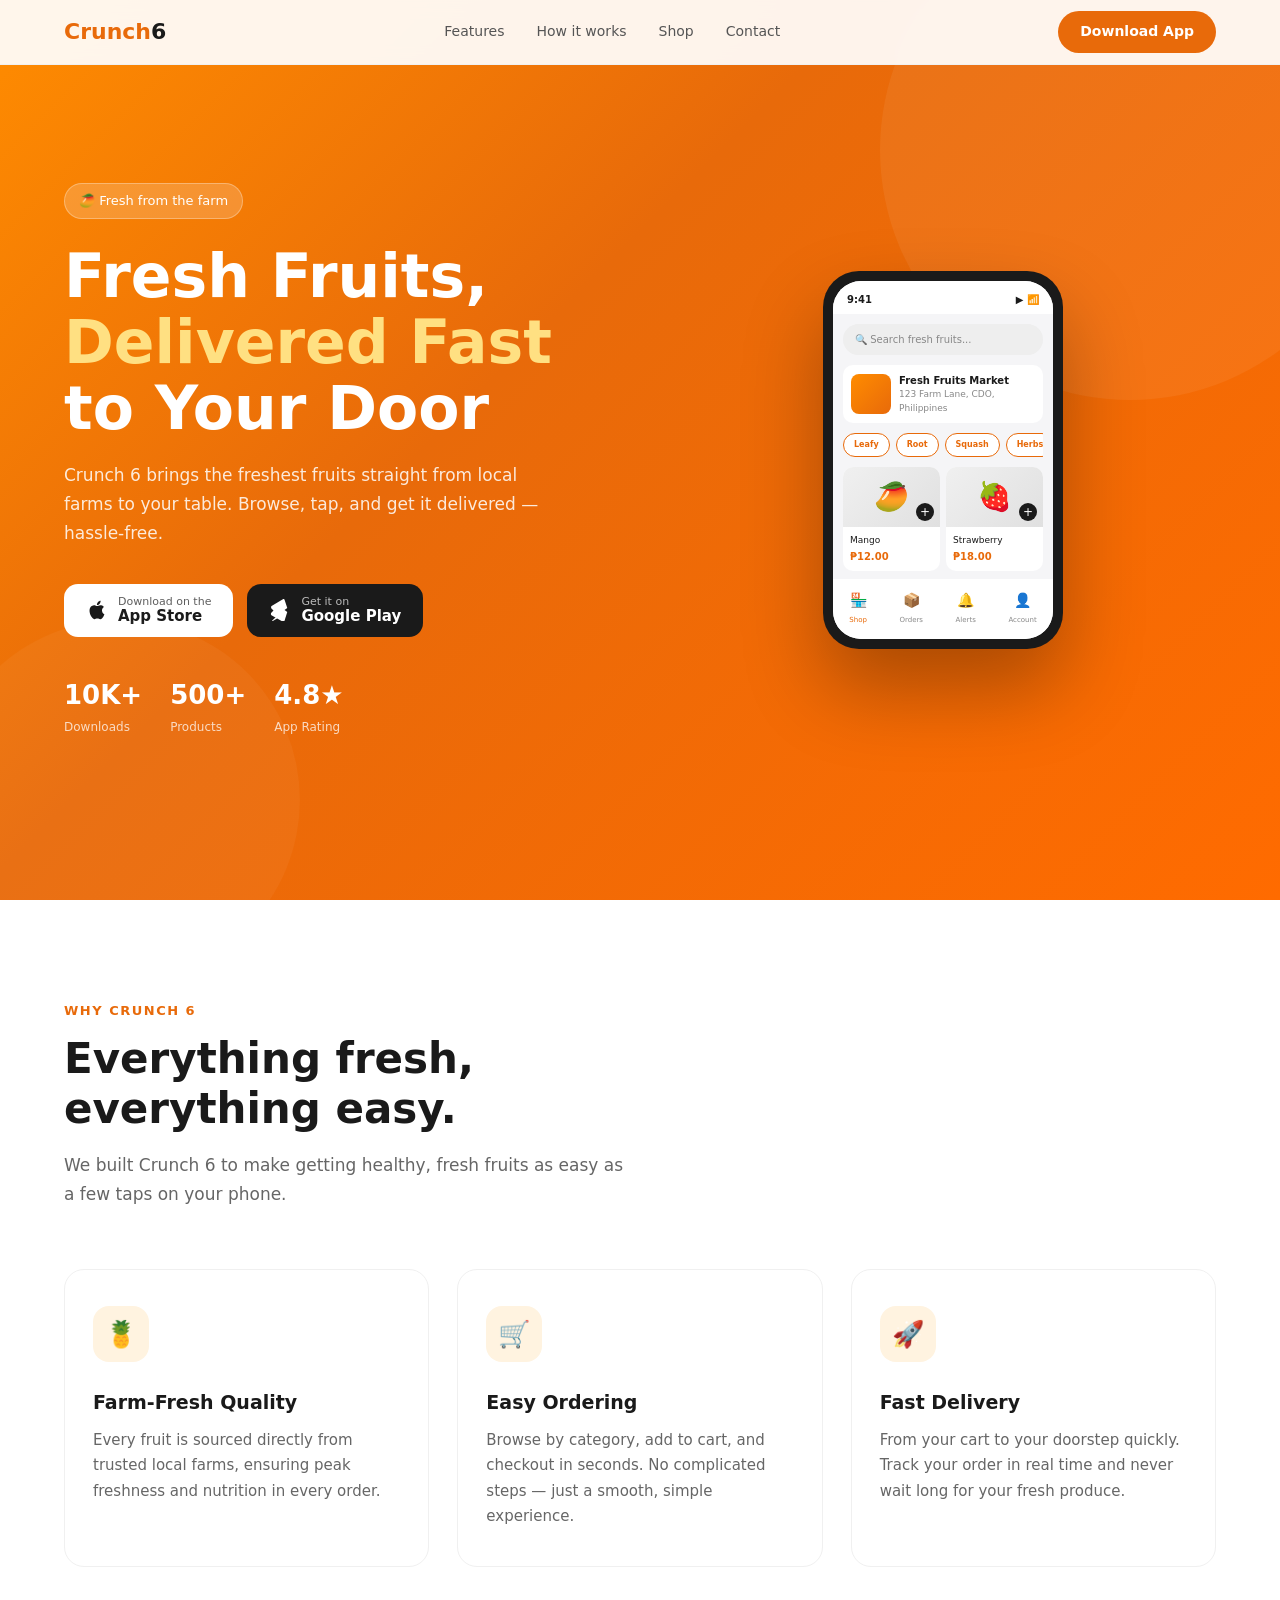
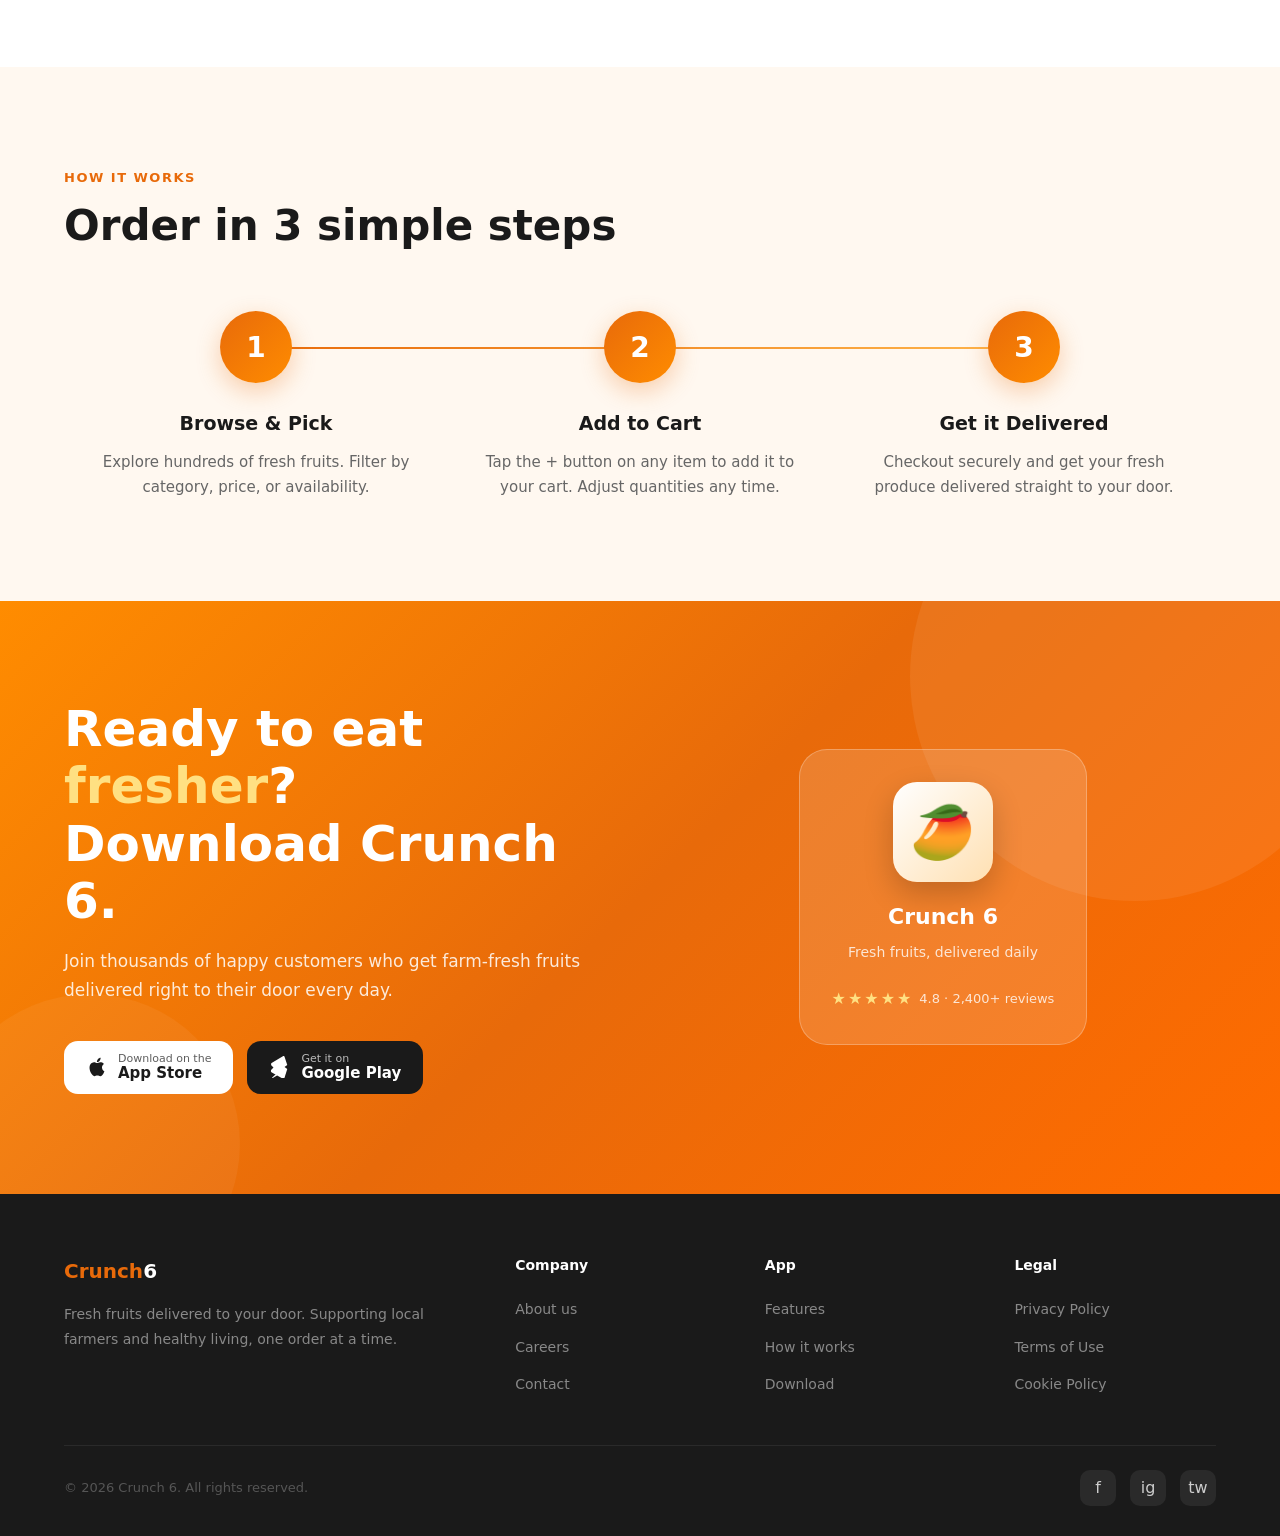
<file: index.html>
<!DOCTYPE html>
<html lang="en">

<head>
  <meta charset="UTF-8" />
  <meta name="viewport" content="width=device-width, initial-scale=1.0" />
  <title>Crunch 6 — Fresh Fruits Delivered</title>
  <link rel="stylesheet" href="styles/global.css">
  <link rel="stylesheet" href="styles/index.css">
  </style>
</head>

<body>

  <!-- NAV -->
  <nav>
    <div class="nav-inner">
      <div class="logo">Crunch<span>6</span></div>
      <div class="nav-links">
        <a href="#features">Features</a>
        <a href="#how-it-works">How it works</a>
        <a href="#shop">Shop</a>
        <a href="#">Contact</a>
      </div>
      <a href="#download" class="nav-cta">Download App</a>
    </div>
  </nav>

  <!-- HERO -->
  <section class="hero" id="hero">
    <div class="hero-inner">
      <div>
        <div class="hero-badge">🥭 Fresh from the farm</div>
        <h1>Fresh Fruits,<br><span>Delivered Fast</span><br>to Your Door</h1>
        <p class="hero-sub">Crunch 6 brings the freshest fruits straight from local farms to your table. Browse,
          tap, and get it delivered — hassle-free.</p>
        <div class="hero-btns">
          <a href="#" class="btn-store btn-store-ios">
            <svg viewBox="0 0 24 24" fill="currentColor">
              <path
                d="M18.71 19.5c-.83 1.24-1.71 2.45-3.05 2.47-1.34.03-1.77-.79-3.29-.79-1.53 0-2 .77-3.27.82-1.31.05-2.3-1.32-3.14-2.53C4.25 17 2.94 12.45 4.7 9.39c.87-1.52 2.43-2.48 4.12-2.51 1.28-.02 2.5.87 3.29.87.78 0 2.26-1.07 3.8-.91.65.03 2.47.26 3.64 1.98-.09.06-2.17 1.28-2.15 3.81.03 3.02 2.65 4.03 2.68 4.04-.03.07-.42 1.44-1.38 2.83M13 3.5c.73-.83 1.94-1.46 2.94-1.5.13 1.17-.34 2.35-1.04 3.19-.69.85-1.83 1.51-2.95 1.42-.15-1.15.41-2.35 1.05-3.11z" />
            </svg>
            <div class="btn-store-label"><small>Download on the</small><strong>App Store</strong></div>
          </a>
          <a href="#" class="btn-store">
            <svg viewBox="0 0 24 24" fill="currentColor">
              <path
                d="M3.18 23.76c.3.17.64.22.98.14l12.87-7.43-2.81-2.81zm16.75-9.67L16.96 12l2.97-2.09-2.97-9.11c-.12-.36-.4-.64-.76-.75-.36-.11-.75-.04-1.05.18L2.82 7.66c-.4.24-.62.68-.58 1.15l.17 1.23 2.5 2.5-2.67 2.67-.17 1.24c-.04.47.18.91.58 1.15l12.33 7.12c.24.14.5.2.76.2.1 0 .2-.01.3-.03.36-.1.64-.38.76-.75z" />
            </svg>
            <div class="btn-store-label"><small>Get it on</small><strong>Google Play</strong></div>
          </a>
        </div>
        <div class="hero-stats">
          <div class="stat"><span class="stat-num">10K+</span><span class="stat-label">Downloads</span></div>
          <div class="stat"><span class="stat-num">500+</span><span class="stat-label">Products</span></div>
          <div class="stat"><span class="stat-num">4.8★</span><span class="stat-label">App Rating</span></div>
        </div>
      </div>
      <div class="hero-visual">
        <div class="phone-frame">
          <div class="phone-screen">
            <div class="phone-status"><span>9:41</span><span>▶ 📶</span></div>
            <div class="phone-body">
              <div class="phone-search">🔍 Search fresh fruits...</div>
              <div class="phone-store-card">
                <div class="phone-store-img"></div>
                <div class="phone-store-info"><strong>Fresh Fruits Market</strong><span style="color:#888;">123 Farm
                    Lane, CDO, Philippines</span></div>
              </div>
              <div class="phone-cats">
                <div class="phone-cat">Leafy</div>
                <div class="phone-cat">Root</div>
                <div class="phone-cat">Squash</div>
                <div class="phone-cat">Herbs</div>
              </div>
              <div class="phone-grid">
                <div class="phone-item">
                  <div class="phone-item-img">🥭<div class="phone-item-add">+</div>
                  </div>
                  <div class="phone-item-info">
                    <div class="phone-item-name">Mango</div>
                    <div class="phone-item-price">₱12.00</div>
                  </div>
                </div>
                <div class="phone-item">
                  <div class="phone-item-img">🍓<div class="phone-item-add">+</div>
                  </div>
                  <div class="phone-item-info">
                    <div class="phone-item-name">Strawberry</div>
                    <div class="phone-item-price">₱18.00</div>
                  </div>
                </div>
              </div>
            </div>
            <div class="phone-nav">
              <div class="phone-nav-item active">
                <div class="phone-nav-icon">🏪</div>Shop
              </div>
              <div class="phone-nav-item">
                <div class="phone-nav-icon">📦</div>Orders
              </div>
              <div class="phone-nav-item">
                <div class="phone-nav-icon">🔔</div>Alerts
              </div>
              <div class="phone-nav-item">
                <div class="phone-nav-icon">👤</div>Account
              </div>
            </div>
          </div>
        </div>
      </div>
    </div>
  </section>

  <!-- FEATURES -->
  <section class="features" id="features">
    <div class="features-inner">
      <div class="section-label">Why Crunch 6</div>
      <div class="section-title">Everything fresh,<br>everything easy.</div>
      <p class="section-sub">We built Crunch 6 to make getting healthy, fresh fruits as easy as a few taps on your
        phone.</p>
      <div class="features-grid">
        <div class="feature-card">
          <div class="feature-icon">🍍</div>
          <h3>Farm-Fresh Quality</h3>
          <p>Every fruit is sourced directly from trusted local farms, ensuring peak freshness and nutrition in
            every order.</p>
        </div>
        <div class="feature-card">
          <div class="feature-icon">🛒</div>
          <h3>Easy Ordering</h3>
          <p>Browse by category, add to cart, and checkout in seconds. No complicated steps — just a smooth, simple
            experience.</p>
        </div>
        <div class="feature-card">
          <div class="feature-icon">🚀</div>
          <h3>Fast Delivery</h3>
          <p>From your cart to your doorstep quickly. Track your order in real time and never wait long for your fresh
            produce.</p>
        </div>
      </div>
    </div>
  </section>

  <!-- HOW IT WORKS -->
  <section class="how" id="how-it-works">
    <div class="how-inner">
      <div class="section-label">How it works</div>
      <div class="section-title">Order in 3 simple steps</div>
      <div class="steps">
        <div class="step">
          <div class="step-num">1</div>
          <h3>Browse & Pick</h3>
          <p>Explore hundreds of fresh fruits. Filter by category, price, or availability.</p>
        </div>
        <div class="step">
          <div class="step-num">2</div>
          <h3>Add to Cart</h3>
          <p>Tap the + button on any item to add it to your cart. Adjust quantities any time.</p>
        </div>
        <div class="step">
          <div class="step-num">3</div>
          <h3>Get it Delivered</h3>
          <p>Checkout securely and get your fresh produce delivered straight to your door.</p>
        </div>
      </div>
    </div>
  </section>

  <!-- DOWNLOAD CTA -->
  <section class="download" id="download">
    <div class="download-inner">
      <div>
        <h2>Ready to eat <span>fresher</span>?<br>Download Crunch 6.</h2>
        <p>Join thousands of happy customers who get farm-fresh fruits delivered right to their door every day.</p>
        <div class="download-btns">
          <a href="#" class="btn-store btn-store-ios">
            <svg viewBox="0 0 24 24" fill="currentColor" style="width:22px;height:22px;">
              <path
                d="M18.71 19.5c-.83 1.24-1.71 2.45-3.05 2.47-1.34.03-1.77-.79-3.29-.79-1.53 0-2 .77-3.27.82-1.31.05-2.3-1.32-3.14-2.53C4.25 17 2.94 12.45 4.7 9.39c.87-1.52 2.43-2.48 4.12-2.51 1.28-.02 2.5.87 3.29.87.78 0 2.26-1.07 3.8-.91.65.03 2.47.26 3.64 1.98-.09.06-2.17 1.28-2.15 3.81.03 3.02 2.65 4.03 2.68 4.04-.03.07-.42 1.44-1.38 2.83M13 3.5c.73-.83 1.94-1.46 2.94-1.5.13 1.17-.34 2.35-1.04 3.19-.69.85-1.83 1.51-2.95 1.42-.15-1.15.41-2.35 1.05-3.11z" />
            </svg>
            <div class="btn-store-label"><small>Download on the</small><strong>App Store</strong></div>
          </a>
          <a href="#" class="btn-store">
            <svg viewBox="0 0 24 24" fill="currentColor" style="width:22px;height:22px;">
              <path
                d="M3.18 23.76c.3.17.64.22.98.14l12.87-7.43-2.81-2.81zm16.75-9.67L16.96 12l2.97-2.09-2.97-9.11c-.12-.36-.4-.64-.76-.75-.36-.11-.75-.04-1.05.18L2.82 7.66c-.4.24-.62.68-.58 1.15l.17 1.23 2.5 2.5-2.67 2.67-.17 1.24c-.04.47.18.91.58 1.15l12.33 7.12c.24.14.5.2.76.2.1 0 .2-.01.3-.03.36-.1.64-.38.76-.75z" />
            </svg>
            <div class="btn-store-label"><small>Get it on</small><strong>Google Play</strong></div>
          </a>
        </div>
      </div>
      <div class="download-visual">
        <div class="app-preview">
          <div class="app-icon">🥭</div>
          <div class="app-name">Crunch 6</div>
          <div class="app-desc">Fresh fruits, delivered daily</div>
          <div class="app-rating">
            <span class="stars">★★★★★</span>
            <span class="rating-text">4.8 · 2,400+ reviews</span>
          </div>
        </div>
      </div>
    </div>
  </section>

  <!-- FOOTER -->
  <footer>
    <div class="footer-inner">
      <div class="footer-top">
        <div class="footer-brand">
          <span class="logo" style="font-size:20px;">Crunch<span style="color:#fff;">6</span></span>
          <p>Fresh fruits delivered to your door. Supporting local farmers and healthy living, one order at a time.
          </p>
        </div>
        <div class="footer-col">
          <h4>Company</h4>
          <ul>
            <li><a href="#">About us</a></li>
            <li><a href="#">Careers</a></li>
            <li><a href="#">Contact</a></li>
          </ul>
        </div>
        <div class="footer-col">
          <h4>App</h4>
          <ul>
            <li><a href="#features">Features</a></li>
            <li><a href="#how-it-works">How it works</a></li>
            <li><a href="#download">Download</a></li>
          </ul>
        </div>
        <div class="footer-col">
          <h4>Legal</h4>
          <ul>
            <li><a href="/crunch6/privacy-policy/">Privacy Policy</a></li>
            <li><a href="/crunch6/terms-of-use/">Terms of Use</a></li>
            <li><a href="#">Cookie Policy</a></li>
          </ul>
        </div>
      </div>
      <div class="footer-bottom">
        <p>© 2026 Crunch 6. All rights reserved.</p>
        <div class="social-links">
          <a href="#" class="social-link">f</a>
          <a href="#" class="social-link">ig</a>
          <a href="#" class="social-link">tw</a>
        </div>
      </div>
    </div>
  </footer>

</body>

</html>
</file>
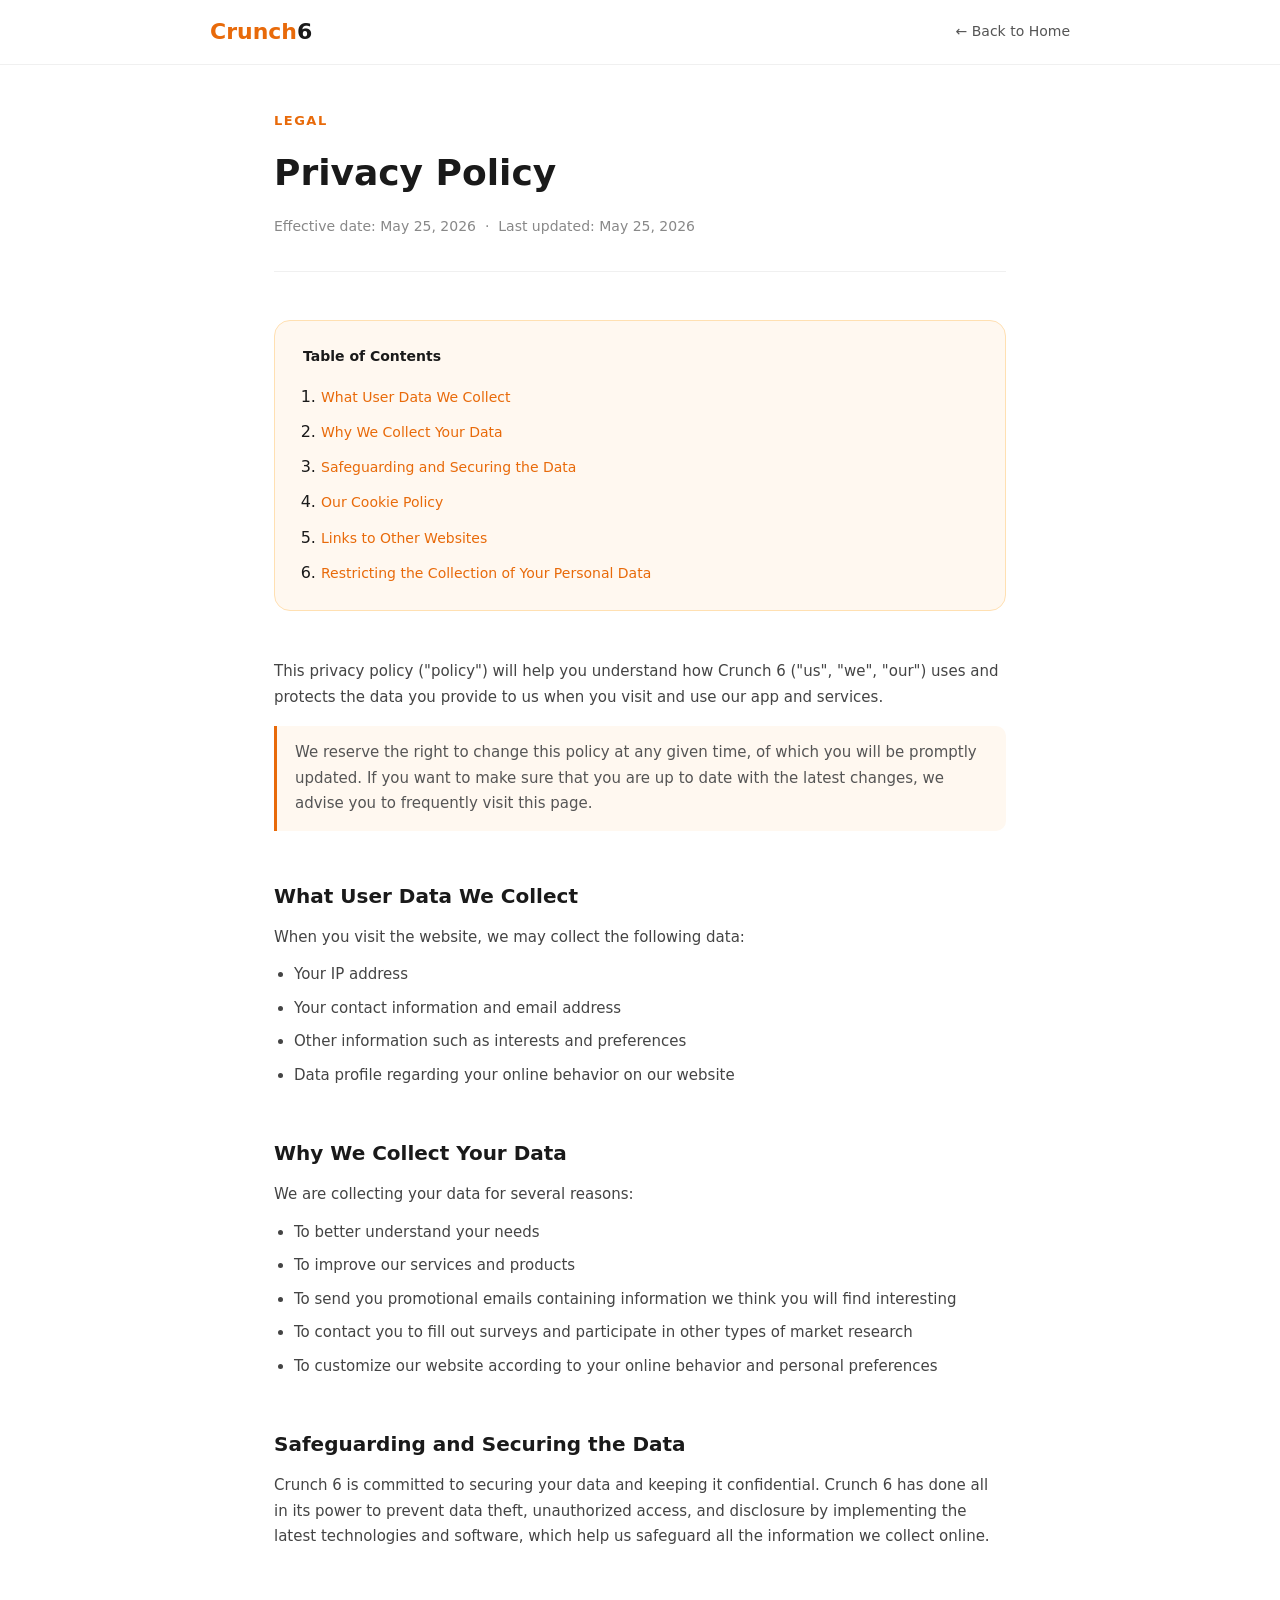
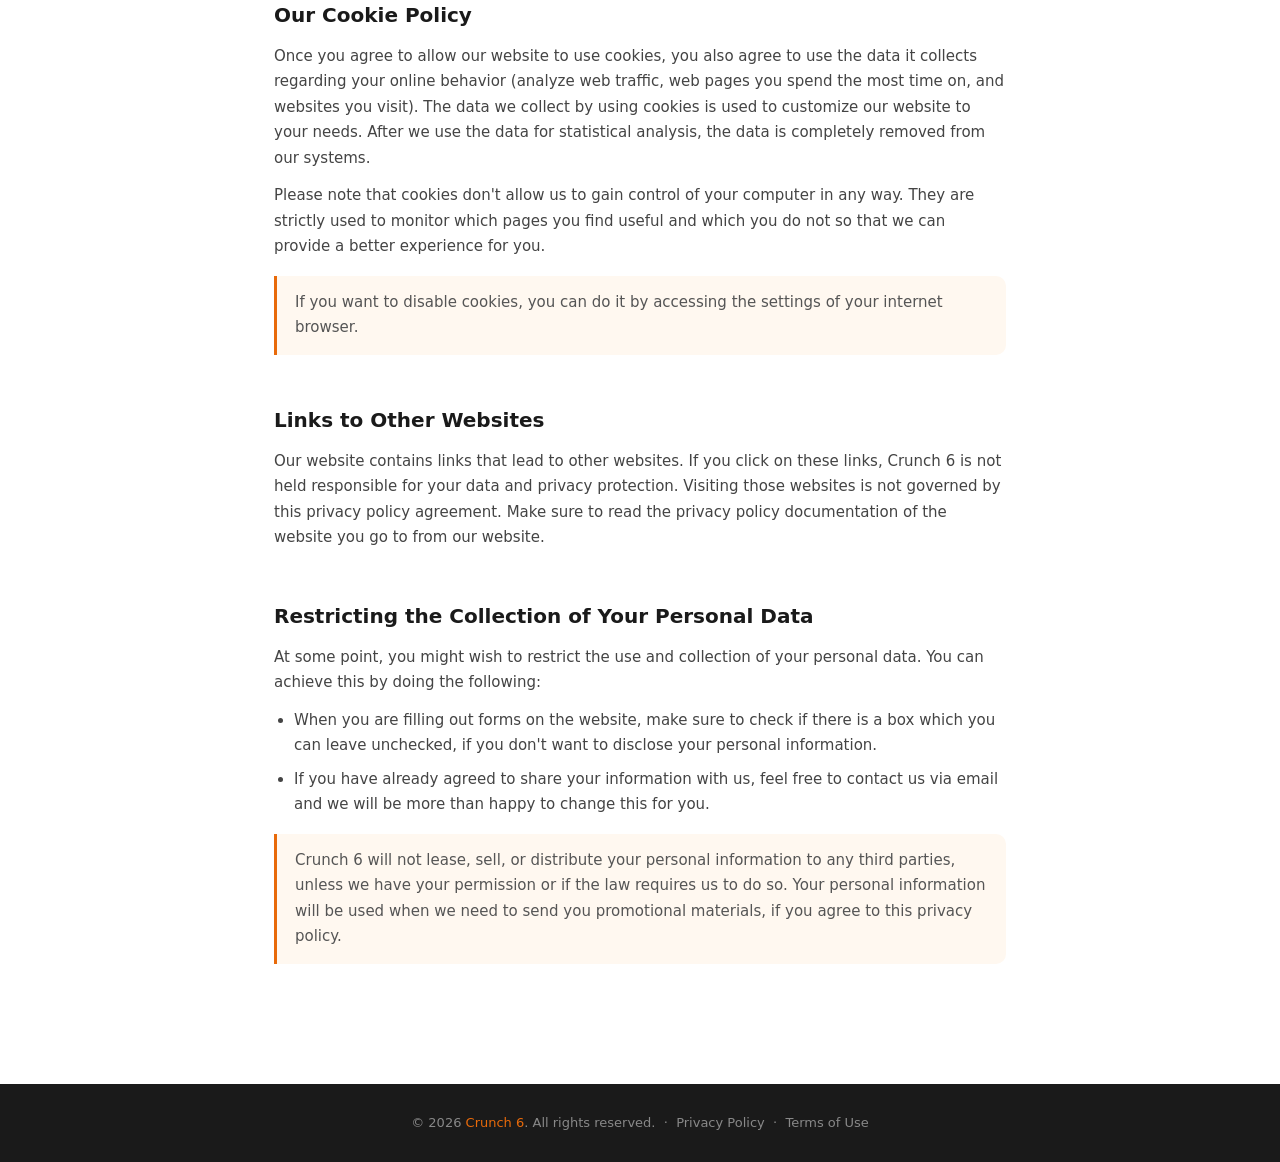
<file: privacy-policy/index.html>
<!DOCTYPE html>
<html lang="en">

<head>
  <meta charset="UTF-8" />
  <meta name="viewport" content="width=device-width, initial-scale=1.0" />
  <title>Crunch 6 — Privacy Policy</title>
  <link rel="stylesheet" href="../styles/global.css">
  <link rel="stylesheet" href="../styles/privacy-policy.css">
</head>

<body>


  <nav>
    <div class="nav-inner">
      <div class="logo"><a href="../" style="text-decoration: unset; color: unset;">Crunch<span>6</span></a>
      </div>
      <div class="link"><a href="../" style="text-decoration: unset; color: unset;">← Back to Home</a></div>
    </div>
  </nav>

  <div class="page">

    <div class="page-header">
      <div class="page-label">Legal</div>
      <div class="page-title">Privacy Policy</div>
      <div class="page-meta">Effective date: May 25, 2026 &nbsp;·&nbsp; Last updated: May 25, 2026</div>
    </div>

    <div class="toc">
      <div class="toc-title">Table of Contents</div>
      <ol>
        <li><a href="#s1">What User Data We Collect</a></li>
        <li><a href="#s2">Why We Collect Your Data</a></li>
        <li><a href="#s3">Safeguarding and Securing the Data</a></li>
        <li><a href="#s4">Our Cookie Policy</a></li>
        <li><a href="#s5">Links to Other Websites</a></li>
        <li><a href="#s6">Restricting the Collection of Your Personal Data</a></li>
      </ol>
    </div>

    <div class="section">
      <p>This privacy policy ("policy") will help you understand how Crunch 6 ("us", "we", "our") uses and protects the
        data you provide to us when you visit and use our app and services.</p>
      <div class="highlight">We reserve the right to change this policy at any given time, of which you will be promptly
        updated. If you want to make sure that you are up to date with the latest changes, we advise you to frequently
        visit this page.</div>
    </div>

    <div class="section" id="s1">
      <h2>What User Data We Collect</h2>
      <p>When you visit the website, we may collect the following data:</p>
      <ul>
        <li>Your IP address</li>
        <li>Your contact information and email address</li>
        <li>Other information such as interests and preferences</li>
        <li>Data profile regarding your online behavior on our website</li>
      </ul>
    </div>

    <div class="section" id="s2">
      <h2>Why We Collect Your Data</h2>
      <p>We are collecting your data for several reasons:</p>
      <ul>
        <li>To better understand your needs</li>
        <li>To improve our services and products</li>
        <li>To send you promotional emails containing information we think you will find interesting</li>
        <li>To contact you to fill out surveys and participate in other types of market research</li>
        <li>To customize our website according to your online behavior and personal preferences</li>
      </ul>
    </div>

    <div class="section" id="s3">
      <h2>Safeguarding and Securing the Data</h2>
      <p>Crunch 6 is committed to securing your data and keeping it confidential. Crunch 6 has done all in its power to
        prevent data theft, unauthorized access, and disclosure by implementing the latest technologies and software,
        which help us safeguard all the information we collect online.</p>
    </div>

    <div class="section" id="s4">
      <h2>Our Cookie Policy</h2>
      <p>Once you agree to allow our website to use cookies, you also agree to use the data it collects regarding your
        online behavior (analyze web traffic, web pages you spend the most time on, and websites you visit). The data we
        collect by using cookies is used to customize our website to your needs. After we use the data for statistical
        analysis, the data is completely removed from our systems.</p>
      <p>Please note that cookies don't allow us to gain control of your computer in any way. They are strictly used to
        monitor which pages you find useful and which you do not so that we can provide a better experience for you.</p>
      <div class="highlight">If you want to disable cookies, you can do it by accessing the settings of your internet
        browser.</div>
    </div>

    <div class="section" id="s5">
      <h2>Links to Other Websites</h2>
      <p>Our website contains links that lead to other websites. If you click on these links, Crunch 6 is not held
        responsible for your data and privacy protection. Visiting those websites is not governed by this privacy policy
        agreement. Make sure to read the privacy policy documentation of the website you go to from our website.</p>
    </div>

    <div class="section" id="s6">
      <h2>Restricting the Collection of Your Personal Data</h2>
      <p>At some point, you might wish to restrict the use and collection of your personal data. You can achieve this by
        doing the following:</p>
      <ul>
        <li>When you are filling out forms on the website, make sure to check if there is a box which you can leave
          unchecked, if you don't want to disclose your personal information.</li>
        <li>If you have already agreed to share your information with us, feel free to contact us via email and we will
          be more than happy to change this for you.</li>
      </ul>
      <div class="highlight">Crunch 6 will not lease, sell, or distribute your personal information to any third
        parties, unless we have your permission or if the law requires us to do so. Your personal information will be
        used when we need to send you promotional materials, if you agree to this privacy policy.</div>
    </div>

  </div>

  <footer>
    © 2026 <span>Crunch 6</span>. All rights reserved. &nbsp;·&nbsp; <a class="link-text" href="../privacy-policy/">Privacy Policy</a>
    &nbsp;·&nbsp; <a class="link-text" href="../terms-of-use/">Terms of Use</a>
  </footer>

</body>

</html>
</file>
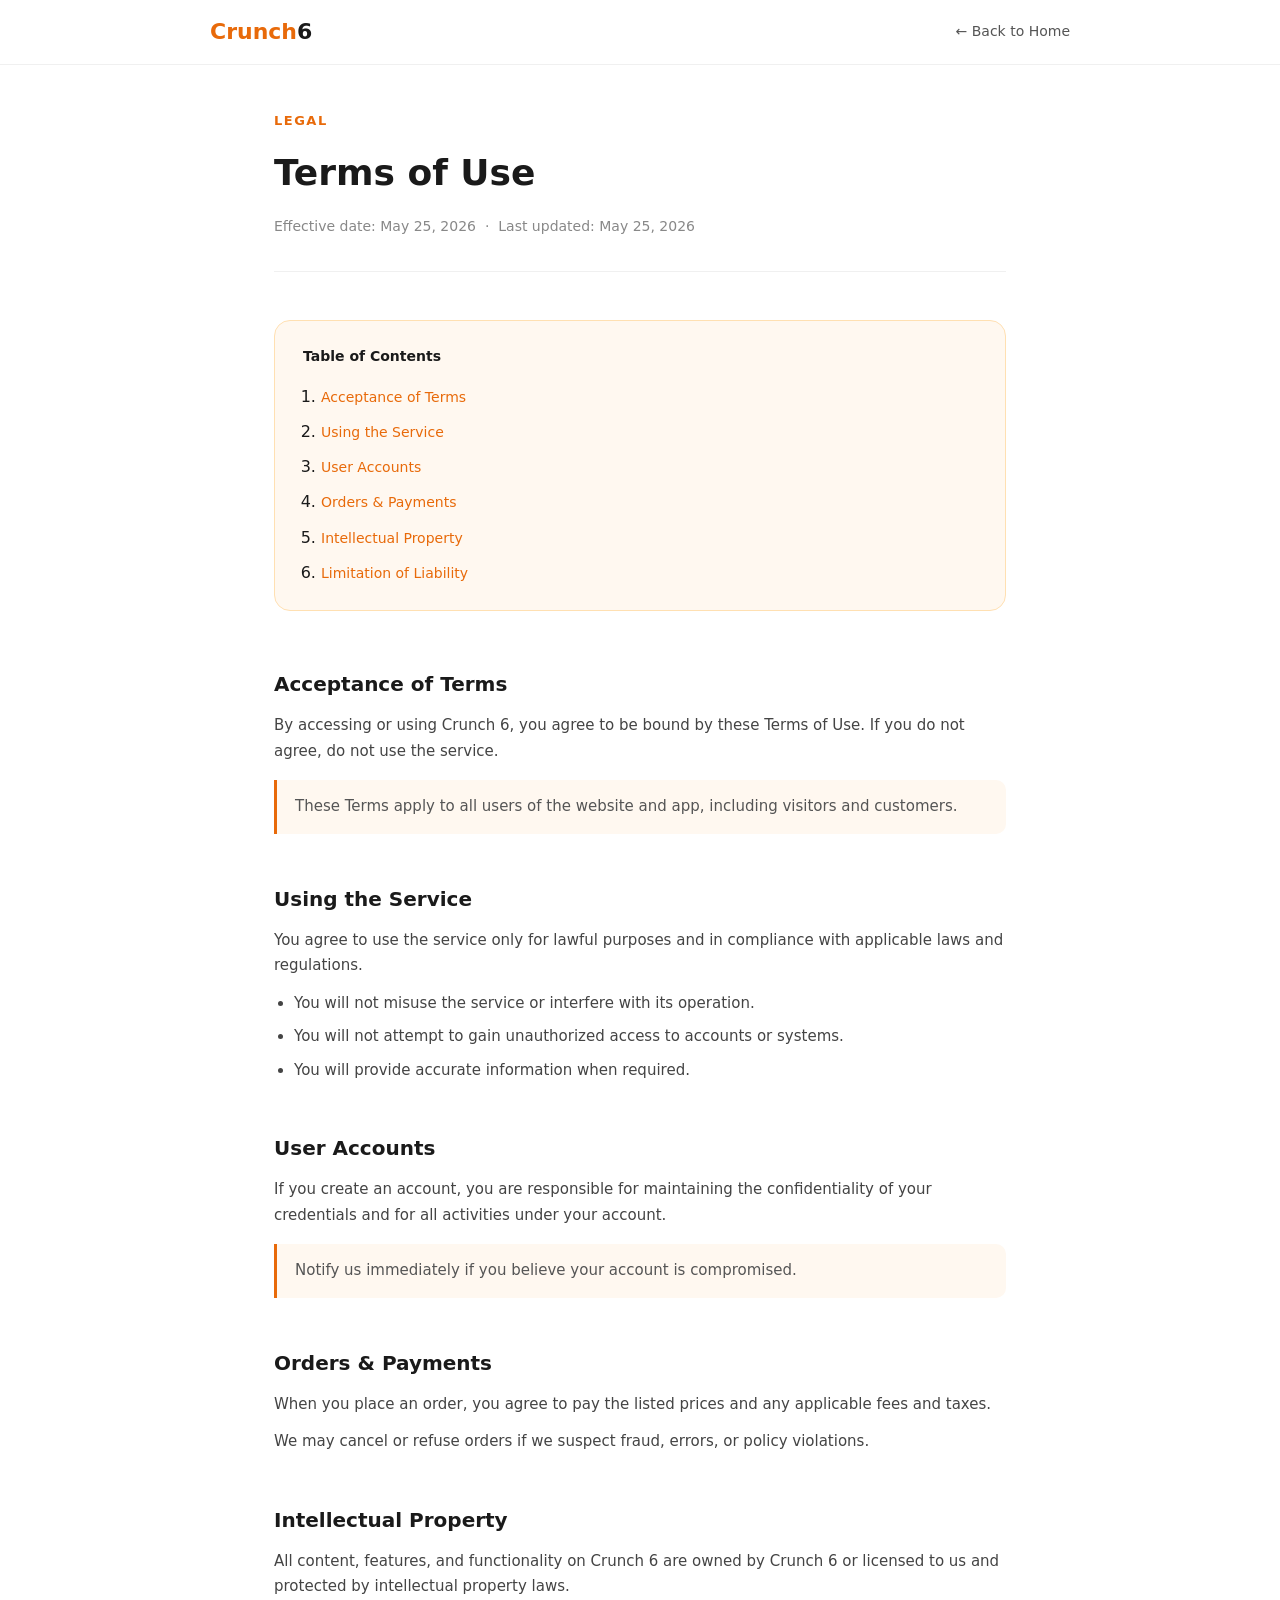
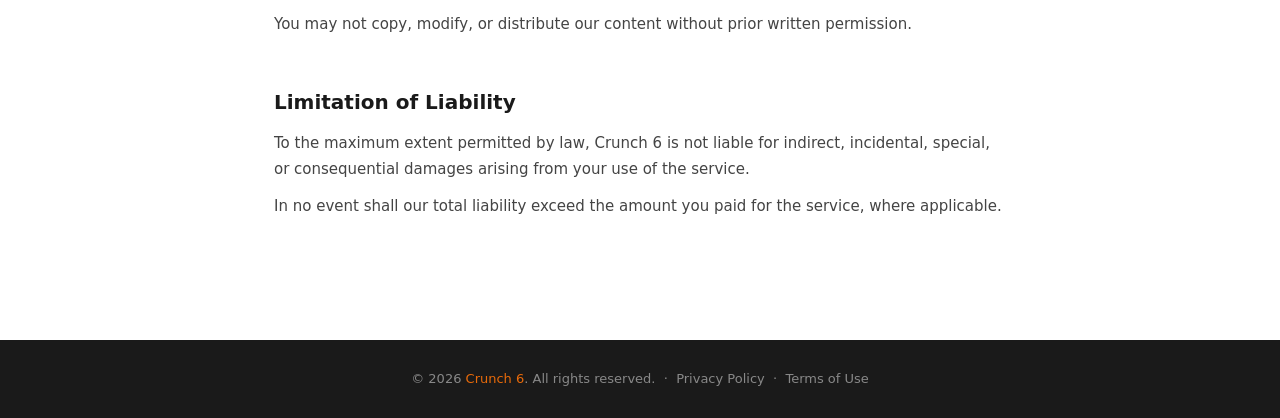
<file: terms-of-use/index.html>
<!DOCTYPE html>
<html lang="en">

<head>
    <meta charset="UTF-8" />
    <meta name="viewport" content="width=device-width, initial-scale=1.0" />
    <title>Crunch 6 — Terms of Use</title>
    <link rel="stylesheet" href="../styles/global.css">
    <link rel="stylesheet" href="../styles/privacy-policy.css">
</head>

<body>

    <nav>
        <div class="nav-inner">
            <div class="logo"><a href="../"
                    style="text-decoration: unset; color: unset;">Crunch<span>6</span></a></div>
            <div class="link"><a href="../" style="text-decoration: unset; color: unset;">← Back to Home</a>
            </div>
        </div>
    </nav>

    <div class="page">

        <div class="page-header">
            <div class="page-label">Legal</div>
            <div class="page-title">Terms of Use</div>
            <div class="page-meta">Effective date: May 25, 2026 &nbsp;·&nbsp; Last updated: May 25, 2026</div>
        </div>

        <div class="toc">
            <div class="toc-title">Table of Contents</div>
            <ol>
                <li><a href="#t1">Acceptance of Terms</a></li>
                <li><a href="#t2">Using the Service</a></li>
                <li><a href="#t3">User Accounts</a></li>
                <li><a href="#t4">Orders & Payments</a></li>
                <li><a href="#t5">Intellectual Property</a></li>
                <li><a href="#t6">Limitation of Liability</a></li>
            </ol>
        </div>

        <div class="section" id="t1">
            <h2>Acceptance of Terms</h2>
            <p>By accessing or using Crunch 6, you agree to be bound by these Terms of Use. If you do not agree, do not
                use the
                service.</p>
            <div class="highlight">These Terms apply to all users of the website and app, including visitors and
                customers.</div>
        </div>

        <div class="section" id="t2">
            <h2>Using the Service</h2>
            <p>You agree to use the service only for lawful purposes and in compliance with applicable laws and
                regulations.</p>
            <ul>
                <li>You will not misuse the service or interfere with its operation.</li>
                <li>You will not attempt to gain unauthorized access to accounts or systems.</li>
                <li>You will provide accurate information when required.</li>
            </ul>
        </div>

        <div class="section" id="t3">
            <h2>User Accounts</h2>
            <p>If you create an account, you are responsible for maintaining the confidentiality of your credentials and
                for all
                activities under your account.</p>
            <div class="highlight">Notify us immediately if you believe your account is compromised.</div>
        </div>

        <div class="section" id="t4">
            <h2>Orders & Payments</h2>
            <p>When you place an order, you agree to pay the listed prices and any applicable fees and taxes.</p>
            <p>We may cancel or refuse orders if we suspect fraud, errors, or policy violations.</p>
        </div>

        <div class="section" id="t5">
            <h2>Intellectual Property</h2>
            <p>All content, features, and functionality on Crunch 6 are owned by Crunch 6 or licensed to us and
                protected by
                intellectual property laws.</p>
            <p>You may not copy, modify, or distribute our content without prior written permission.</p>
        </div>

        <div class="section" id="t6">
            <h2>Limitation of Liability</h2>
            <p>To the maximum extent permitted by law, Crunch 6 is not liable for indirect, incidental, special, or
                consequential
                damages arising from your use of the service.</p>
            <p>In no event shall our total liability exceed the amount you paid for the service, where applicable.</p>
        </div>

    </div>

    <footer>
        © 2026 <span>Crunch 6</span>. All rights reserved. &nbsp;·&nbsp; <a class="link-text"
            href="../privacy-policy/">Privacy Policy</a>
        &nbsp;·&nbsp; <a class="link-text" href="../terms-of-use/">Terms of Use</a>
    </footer>

</body>

</html>
</file>
<file: styles/global.css>
*{margin:0;padding:0;box-sizing:border-box}body{font-family:'Segoe UI',system-ui,sans-serif;background:#fff;color:#1a1a1a;line-height:1.7;overflow-x:hidden}a{text-decoration:none;color:inherit}.link-text{text-decoration:unset;color:unset}
</file>
<file: styles/index.css>
.footer-col ul li a:hover,.link-text:hover,.logo,.nav-links a:hover,.phone-nav-item.active{color:#e86a0a}.hero::after,.hero::before{position:absolute;border-radius:50%;content:''}.hero-inner,.nav-inner{max-width:1200px;margin:0 auto}.hero-inner,.phone-grid{grid-template-columns:1fr 1fr}.hero,.hero-visual,.phone-item-img{position:relative}.download,.hero,.phone-cats,.phone-item,.phone-screen,.product-card{overflow:hidden}nav{position:fixed;top:0;left:0;right:0;z-index:100;background:rgba(255,255,255,.92);backdrop-filter:blur(8px);border-bottom:1px solid #f0f0f0;padding:0 5%}.nav-inner{display:flex;align-items:center;justify-content:space-between;height:64px}.hero,.hero-inner{align-items:center}.logo{font-size:22px;font-weight:700}.logo span{color:#1a1a1a}.nav-links{display:flex;gap:32px;font-size:14px;color:#555}.nav-cta{background:#e86a0a;color:#fff;padding:9px 22px;border-radius:100px;font-size:14px;font-weight:600;transition:background .2s}.nav-cta:hover,.product-add:hover{background:#c55a08}.hero{min-height:100vh;background:linear-gradient(135deg,#ff8c00 0,#e86a0a 40%,#ff6b00 100%);display:flex;padding:80px 5% 60px}.hero::before{top:-100px;right:-100px;width:500px;height:500px;background:rgba(255,255,255,.06)}.hero::after{bottom:-80px;left:-60px;width:360px;height:360px;background:rgba(255,255,255,.04)}.hero-inner{display:grid;gap:60px;width:100%}.hero-badge{display:inline-flex;align-items:center;gap:6px;background:rgba(255,255,255,.18);border:1px solid rgba(255,255,255,.3);color:#fff;font-size:13px;font-weight:500;padding:6px 14px;border-radius:100px;margin-bottom:24px}.hero h1{font-size:clamp(36px, 5vw, 60px);font-weight:800;color:#fff;line-height:1.1;margin-bottom:20px}.download h2 span,.hero h1 span{color:#ffe082}.hero-sub{font-size:17px;color:rgba(255,255,255,.85);line-height:1.7;margin-bottom:36px;max-width:480px}.download-btns,.hero-btns{display:flex;gap:14px;flex-wrap:wrap}.btn-store,.phone-search{align-items:center;display:flex}.btn-store{gap:10px;background:#1a1a1a;color:#fff;padding:12px 22px;border-radius:14px;font-size:14px;transition:transform .2s,background .2s}.feature-card,.product-card{transition:box-shadow .3s,transform .3s}.btn-store:hover{background:#333;transform:translateY(-2px)}.btn-store-ios{background:#fff;color:#1a1a1a}.btn-store-ios:hover{background:#f0f0f0}.btn-store svg{width:22px;height:22px;flex-shrink:0}.btn-store-label,.stat{display:flex;flex-direction:column}.btn-store-label small{font-size:11px;opacity:.7;line-height:1}.btn-store-label strong{font-size:15px;font-weight:700;line-height:1.2}.hero-visual{display:flex;justify-content:center;align-items:center;z-index:1}.phone-frame{width:240px;background:#1a1a1a;border-radius:36px;padding:10px;box-shadow:0 40px 80px rgba(0,0,0,.3)}.phone-screen{background:#f5f5f7;border-radius:28px}.phone-status{background:#fff;display:flex;justify-content:space-between;align-items:center;padding:10px 14px 6px;font-size:10px;font-weight:600}.phone-body{padding:10px 10px 0}.phone-search{background:#eee;border-radius:20px;padding:7px 12px;font-size:10px;color:#888;gap:6px;margin-bottom:10px}.phone-store-card{background:#fff;border-radius:10px;padding:8px;display:flex;gap:8px;align-items:center;margin-bottom:10px}.phone-store-img{width:40px;height:40px;border-radius:8px;background:linear-gradient(135deg,#ff8c00,#e86a0a);flex-shrink:0}.phone-store-info{font-size:9px;line-height:1.5}.phone-store-info strong{font-size:10px;display:block}.phone-cats{display:flex;gap:6px;margin-bottom:10px}.phone-cat{background:#fff;border:1.5px solid #e86a0a;border-radius:20px;padding:4px 10px;font-size:8px;font-weight:600;color:#e86a0a;white-space:nowrap}.phone-grid{display:grid;gap:6px}.phone-item{background:#fff;border-radius:10px}.phone-item-img{height:60px;background:linear-gradient(135deg,#f0f0f0,#e0e0e0);display:flex;align-items:center;justify-content:center;font-size:28px}.phone-item-add{position:absolute;bottom:6px;right:6px;width:18px;height:18px;background:#1a1a1a;border-radius:50%;display:flex;align-items:center;justify-content:center;color:#fff;font-size:12px;line-height:1}.product-img,.step,.steps{position:relative}.phone-item-info{padding:6px 7px}.phone-item-name{font-size:9px;font-weight:500}.phone-item-price{font-size:10px;font-weight:700;color:#e86a0a}.phone-nav{background:#fff;display:flex;justify-content:space-around;padding:10px 0 12px;margin-top:8px}.phone-nav-item{display:flex;flex-direction:column;align-items:center;gap:2px;font-size:7px;color:#888}.phone-nav-icon{font-size:14px}.hero-stats{display:flex;gap:28px;margin-top:36px}.stat-num{font-size:26px;font-weight:800;color:#fff}.stat-label{font-size:12px;color:rgba(255,255,255,.75)}.features,.products{padding:100px 5%;background:#fff}.section-label{font-size:13px;font-weight:600;color:#e86a0a;text-transform:uppercase;letter-spacing:1.5px;margin-bottom:12px}.section-title{font-size:clamp(28px, 4vw, 42px);font-weight:800;color:#1a1a1a;line-height:1.2;margin-bottom:16px}.section-sub{font-size:17px;color:#666;line-height:1.7;max-width:560px}.features-inner,.footer-inner,.how-inner,.products-inner{max-width:1200px;margin:0 auto}.features-grid,.steps{grid-template-columns:repeat(3,1fr);margin-top:60px}.features-grid{display:grid;gap:28px}.feature-card{background:#fff;border:1px solid #f0f0f0;border-radius:20px;padding:36px 28px}.feature-card:hover{box-shadow:0 20px 50px rgba(232,106,10,.12);transform:translateY(-4px)}.feature-icon{width:56px;height:56px;background:#fff3e0;border-radius:16px;display:flex;align-items:center;justify-content:center;font-size:26px;margin-bottom:24px}.feature-card h3,.step h3{font-size:19px;font-weight:700;margin-bottom:10px}.feature-card p,.step p{font-size:15px;color:#666;line-height:1.7}.how{padding:100px 5%;background:#fff8f0}.steps{display:grid;gap:0}.steps::before{content:'';position:absolute;top:36px;left:15%;right:15%;height:2px;background:linear-gradient(90deg,#e86a0a,#ffb74d);z-index:0}.step{text-align:center;padding:0 20px;z-index:1}.step-num{width:72px;height:72px;background:linear-gradient(135deg,#e86a0a,#ff8c00);border-radius:50%;display:flex;align-items:center;justify-content:center;font-size:28px;color:#fff;font-weight:800;margin:0 auto 24px;box-shadow:0 8px 24px rgba(232,106,10,.3)}.products-grid{display:grid;grid-template-columns:repeat(4,1fr);gap:22px;margin-top:60px}.product-add,.product-img{display:flex;align-items:center}.product-card{background:#fff;border:1px solid #f0f0f0;border-radius:20px}.product-add,.social-link{transition:background .2s}.product-card:hover{box-shadow:0 16px 40px rgba(0,0,0,.1);transform:translateY(-4px)}.product-img{height:160px;background:#f5f5f5;justify-content:center;font-size:64px}.product-tag{position:absolute;top:12px;left:12px;background:#1a1a1a;color:#fff;font-size:11px;font-weight:600;padding:4px 10px;border-radius:100px}.download::after,.download::before,.product-add{position:absolute;border-radius:50%}.product-add{bottom:12px;right:12px;width:36px;height:36px;background:#e86a0a;justify-content:center;color:#fff;font-size:22px;cursor:pointer}.product-info{padding:16px}.product-name{font-size:15px;font-weight:600;margin-bottom:4px}.product-price{font-size:17px;font-weight:700;color:#e86a0a}.app-name,.download h2{font-weight:800;color:#fff}.download{padding:100px 5%;background:linear-gradient(135deg,#ff8c00 0,#e86a0a 50%,#ff6b00 100%);position:relative}.download::before{content:'';top:-150px;right:-80px;width:450px;height:450px;background:rgba(255,255,255,.07)}.download::after{content:'';bottom:-100px;left:-60px;width:300px;height:300px;background:rgba(255,255,255,.05)}.download-inner{max-width:1200px;margin:0 auto;display:grid;grid-template-columns:1fr 1fr;gap:60px;align-items:center;position:relative;z-index:1}.download h2{font-size:clamp(32px, 4vw, 50px);line-height:1.15;margin-bottom:16px}.download p{font-size:17px;color:rgba(255,255,255,.85);line-height:1.7;margin-bottom:36px}.download-visual{display:flex;justify-content:center}.app-preview{background:rgba(255,255,255,.15);border:1px solid rgba(255,255,255,.25);border-radius:28px;padding:32px;text-align:center}.app-icon{width:100px;height:100px;background:linear-gradient(135deg,#fff,#ffe0b2);border-radius:24px;margin:0 auto 16px;display:flex;align-items:center;justify-content:center;font-size:52px;box-shadow:0 12px 30px rgba(0,0,0,.2)}.app-name{font-size:22px;margin-bottom:6px}.app-desc{font-size:14px;color:rgba(255,255,255,.8);margin-bottom:20px}.app-rating{display:flex;align-items:center;justify-content:center;gap:6px}.stars{color:#ffe082;font-size:16px;letter-spacing:2px}.rating-text{font-size:13px;color:rgba(255,255,255,.8)}footer{background:#1a1a1a;color:#ccc;padding:60px 5% 30px}.footer-top{display:grid;grid-template-columns:2fr 1fr 1fr 1fr;gap:48px;margin-bottom:48px}.footer-brand .logo{color:#e86a0a;margin-bottom:14px;display:block}.footer-brand p{font-size:14px;line-height:1.8;color:#888}.footer-col h4{font-size:14px;font-weight:700;color:#fff;margin-bottom:18px}.footer-col ul{list-style:none;display:flex;flex-direction:column;gap:10px}.footer-col ul li a{font-size:14px;color:#888;transition:color .2s}.footer-bottom{border-top:1px solid #2a2a2a;padding-top:24px;display:flex;justify-content:space-between;align-items:center}.footer-bottom p{font-size:13px;color:#555}.social-links{display:flex;gap:14px}.social-link{width:36px;height:36px;background:#2a2a2a;border-radius:10px;display:flex;align-items:center;justify-content:center;font-size:16px}.social-link:hover{background:#e86a0a}@media(max-width:900px){.download-inner,.hero-inner{grid-template-columns:1fr}.download-visual,.hero-visual,.steps::before{display:none}.features-grid,.footer-top,.products-grid,.steps{grid-template-columns:1fr 1fr}}@media(max-width:600px){.features-grid,.footer-top,.products-grid,.steps{grid-template-columns:1fr}.nav-links{display:none}}
</file>
<file: styles/privacy-policy.css>
.nav-inner,.page{max-width:860px;margin:0 auto}.page-header,nav{border-bottom:1px solid #f0f0f0}.section ul,.toc ol{display:flex;gap:8px}.highlight,.toc{background:#fff8f0}nav{position:fixed;top:0;left:0;right:0;z-index:100;background:rgba(255,255,255,.95);backdrop-filter:blur(8px);padding:0 5%}.nav-inner{display:flex;align-items:center;justify-content:space-between;height:64px}.logo{font-size:22px;font-weight:700;color:#e86a0a}.logo span{color:#1a1a1a}.link{font-size:14px;color:#555;cursor:pointer}.link-text{text-decoration:unset;color:unset}.link-text:hover,.link:hover,.page-label,.toc ol li a,footer span{color:#e86a0a}.page{padding:110px 5% 80px}.page-header{margin-bottom:48px;padding-bottom:32px}.page-label{font-size:13px;font-weight:600;text-transform:uppercase;letter-spacing:1.5px;margin-bottom:10px}.page-title,.section h2,.section p,.section ul{margin-bottom:12px}.page-title{font-size:36px;font-weight:800;color:#1a1a1a}.page-meta{font-size:14px;color:#888}.section h2,.toc-title{font-weight:700;color:#1a1a1a}.toc{border:1px solid #ffe0b2;border-radius:16px;padding:24px 28px;margin-bottom:48px}.toc-title{font-size:14px;margin-bottom:14px}.toc ol{padding-left:18px;flex-direction:column}.toc ol li a{font-size:14px;text-decoration:none}.toc ol li a:hover{text-decoration:underline}.section{margin-bottom:40px}.section h2{font-size:20px;padding-top:8px}.section p,.section ul li{color:#444;font-size:15px}.section ul{padding-left:20px;flex-direction:column}.highlight{border-left:3px solid #e86a0a;border-radius:0 10px 10px 0;padding:14px 18px;margin:16px 0;font-size:15px;color:#555}footer{background:#1a1a1a;color:#888;text-align:center;padding:28px 5%;font-size:13px}
</file>
